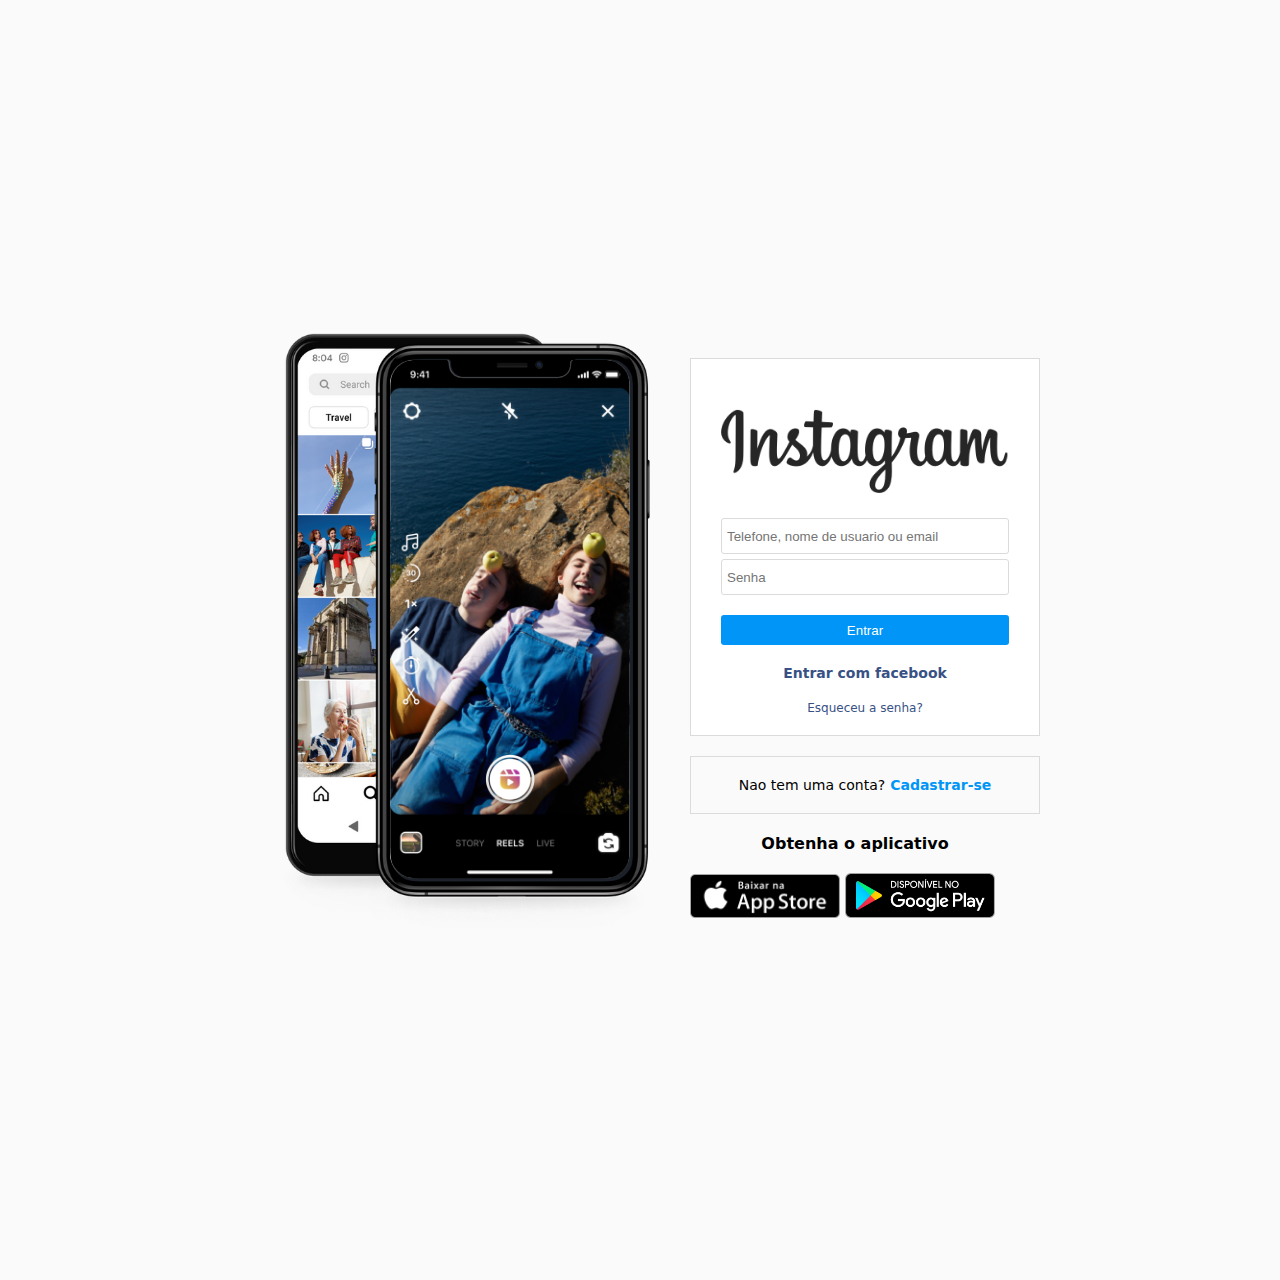
<file: index.html>
<html>

<head>
  <link rel="stylesheet" href="./styles.css">
  <title>TIO JONAS </title>
</head>

<body>
  <div class="container-imagens">
    <img src="./img/celular.png" class="celular">
    <img src="./img/insta1.png" class="img-celular">
    <img src="./img/insta2.png" class="img-celular" id="troca-img">

  </div>

  <div class="container-itens">
    <div class="container-form">
      <img src="./img/insta-logo.png" class="insta-logo">

      <input placeholder="Telefone, nome de usuario ou email">
      <input placeholder="Senha">

      <button>Entrar</button>

      <a class="login-facebook">Entrar com facebook</a>
      <a class="esqueceu-senha">Esqueceu a senha?</a>
    </div>

    <div class="container-cadastro">
      <p class="paragrafo-conta">Nao tem uma conta?<a class="link-cadastro">Cadastrar-se</a></p>
    </div>
    <p class="paragrafo-app">Obtenha o aplicativo</p>
    <div class="container-app">

      <img src="./img/ios.png" alt="Logo do ios" class="logo-app">
      <img src="./img/google.png" alt="logo google" class="logo-app">
    </div>

  </div>

</body>

<script>
  let imagem = document.getElementById("troca-img")

  function trocaimagem() {

    if (imagem.style.opacity == 0) {
      imagem.style.opacity = 1
    }
    else {
      imagem.style.opacity = 0
    }
  }

  setInterval(function () {
    trocaimagem()
  }, 4000);
</script>

</html>
</file>
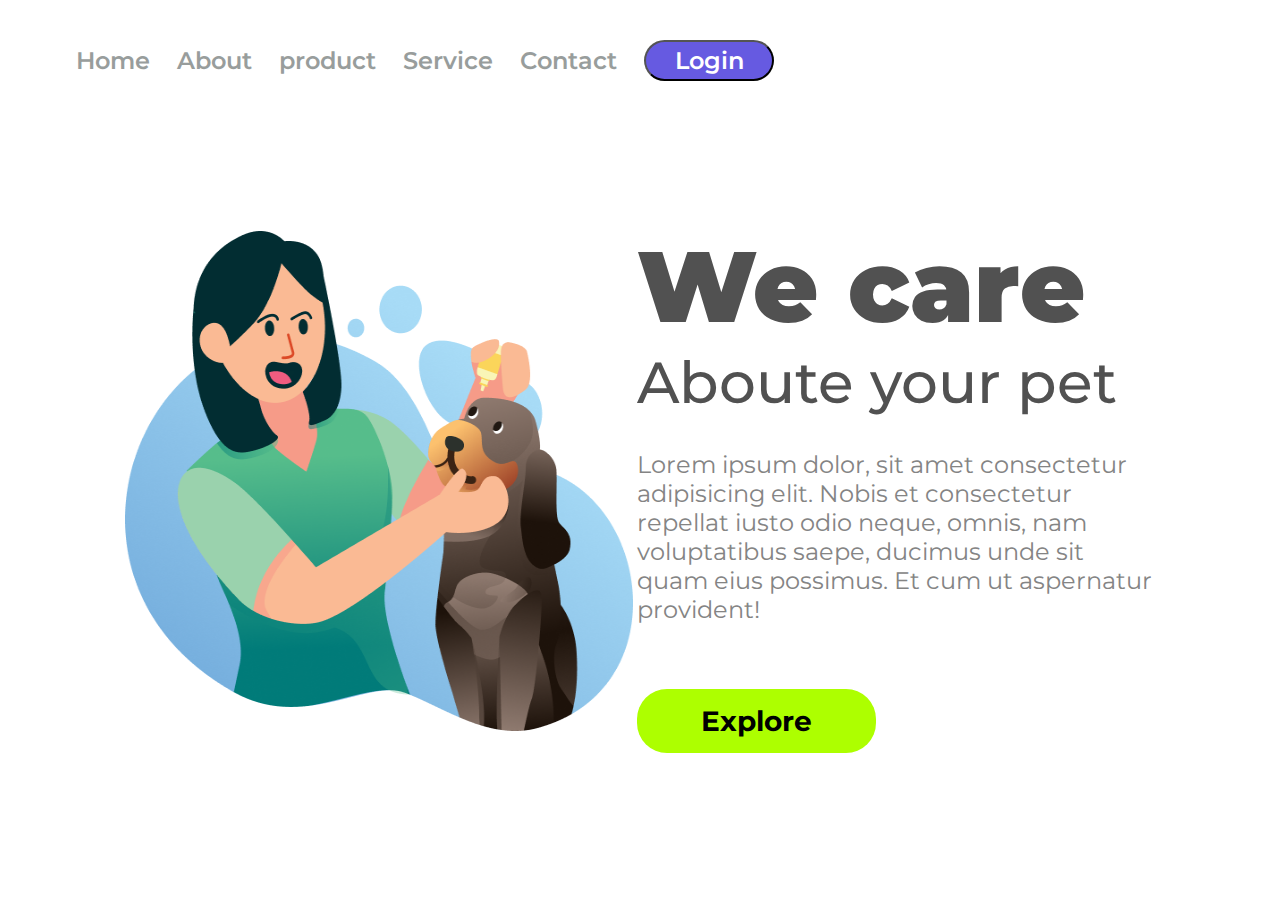
<file: Desafio dev club/projeto we care/index.html>
<!DOCTYPE html>
<html lang="pt-br">
<head>
    <meta charset="UTF-8">
    <meta http-equiv="X-UA-Compatible" content="IE=edge">
    <meta name="viewport" content="width=device-width, initial-scale=1.0">
<link rel="stylesheet" href="styles.css">
<link rel="preconnect" href="https://fonts.googleapis.com">
<link rel="preconnect" href="https://fonts.gstatic.com" crossorigin>
<link href="https://fonts.googleapis.com/css2?family=Montserrat:wght@400;600;700;900&display=swap" rel="stylesheet">
    <title>We care</title>
</head>
<body>
    <header>
        <a class="link-header">Home</a>
        <a class="link-header">About</a>
        <a class="link-header">product</a>
        <a class="link-header">Service</a>
        <a class="link-header">Contact</a>
        <button class="button-header">Login</button>
    </header>

    <main>
        <section>
        <img src="./Illustration 2.png" alt="we-care-logo" class="logo-img">
        <div>
        <h1>We care</h1>
        <h2>Aboute your pet</h2>
        <p>Lorem ipsum dolor, sit amet consectetur adipisicing elit. Nobis et consectetur repellat iusto odio neque, omnis, nam voluptatibus saepe, ducimus unde sit quam eius possimus. Et cum ut aspernatur provident!</p>
         <button class="button-main">Explore</button>
        </div>
    </section>
</main>
</body>
</html>
</file>
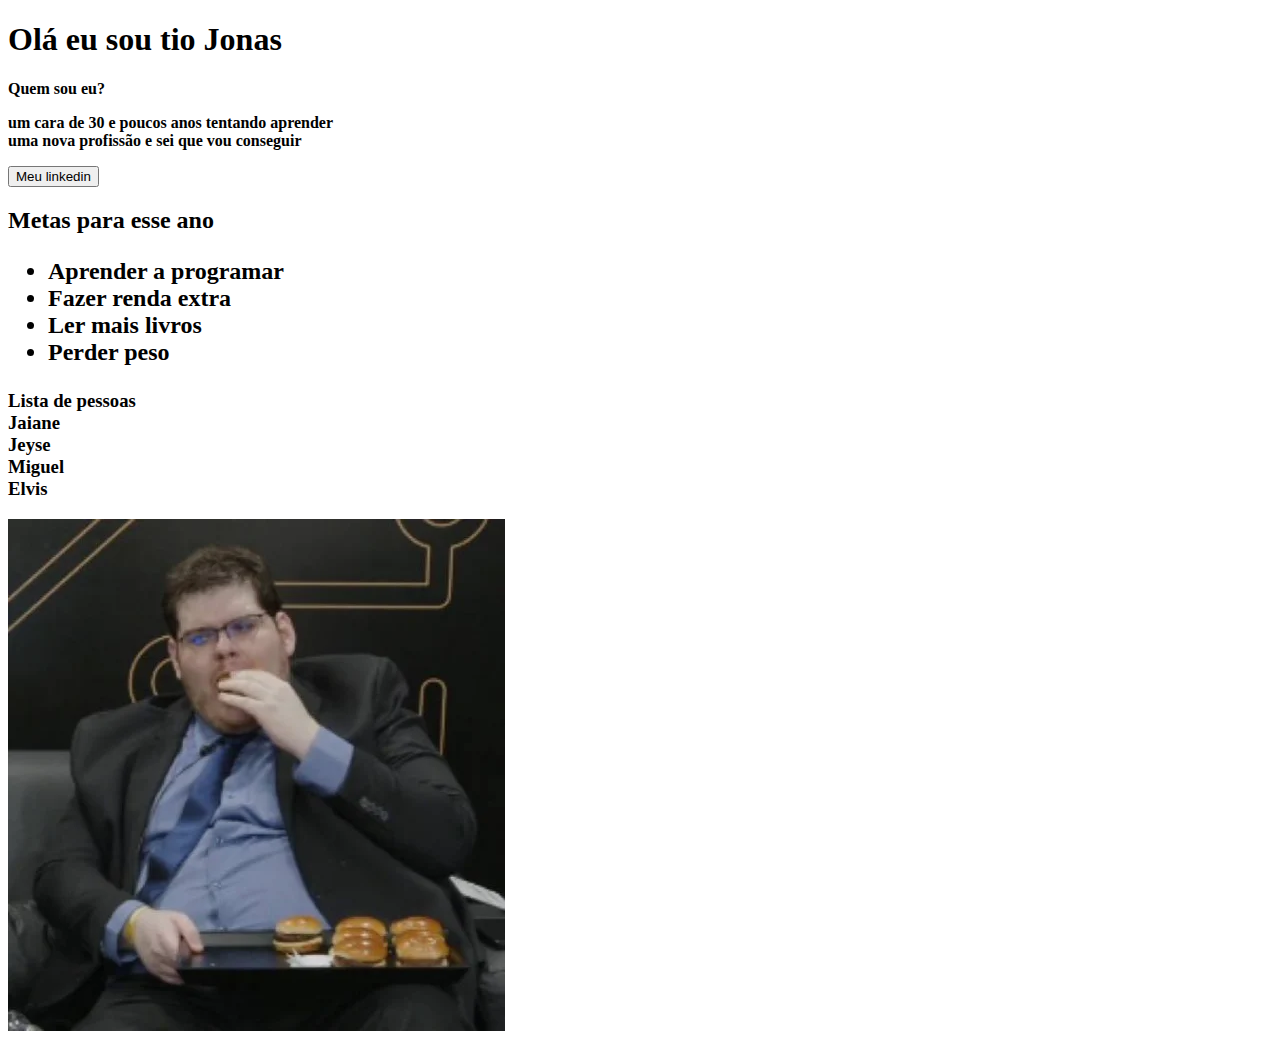
<file: Desafio dev club/Quem sou eu/index.html>
<!DOCTYPE html>
<html lang="pt-br">

<head>
    <meta charset="UTF-8">
    <meta http-equiv="X-UA-Compatible" content="IE=edge">
    <meta name="viewport" content="width=device-width, initial-scale=1.0">
    <title>Document</title>
</head>

<body>
    <h1>Olá eu sou tio Jonas</h1>
    <p><b>Quem sou eu?</b></p>
    <p><b> um cara de 30 e poucos anos tentando aprender
        <br> uma nova profissão e sei que vou conseguir</b>
    </p>


    <a href="https://www.linkedin.com/in/jonas-aguiar-343219182/">
        <button>Meu linkedin</button></a>
    <h2>Metas para esse ano
        <ul>
            <li>Aprender a programar </li>
            <li>Fazer renda extra</li>
            <li>Ler mais livros</li>
            <li>Perder peso</li>

        </ul>
    </h2>
    <h3>Lista de pessoas
        <lo>
            <li>Jaiane</li>
            <li>Jeyse</li>
            <li>Miguel</li>
            <li>Elvis</li>
        </lo>
    </h3>
<img src="./sticker.jpg">
</body>

</html>
</file>
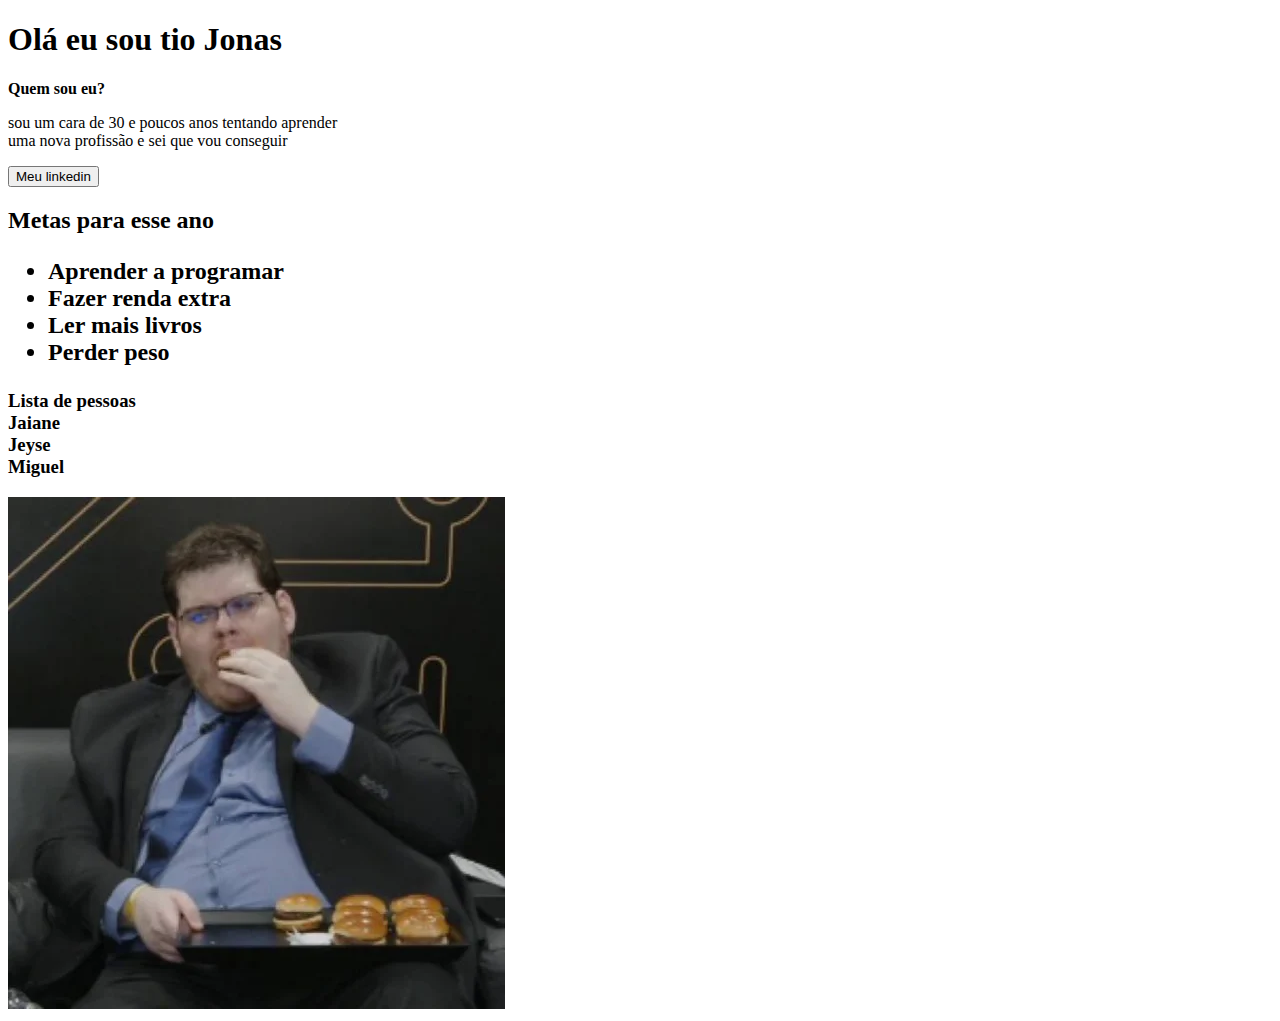
<file: Desafio dev club/desafio1.html>
<!DOCTYPE html>
<html lang="pt-br">

<head>
    <meta charset="UTF-8">
    <meta http-equiv="X-UA-Compatible" content="IE=edge">
    <meta name="viewport" content="width=device-width, initial-scale=1.0">
    <title>Document</title>
</head>

<body>
    <h1>Olá eu sou tio Jonas</h1>
    <p><b>Quem sou eu?</b></p>
    <p>sou um cara de 30 e poucos anos tentando aprender
        <br> uma nova profissão e sei que vou conseguir
    </p>


    <a href="https://www.linkedin.com/in/jonas-aguiar-343219182/">
        <button>Meu linkedin</button></a>
    <h2>Metas para esse ano
        <ul>
            <li>Aprender a programar </li>
            <li>Fazer renda extra</li>
            <li>Ler mais livros</li>
            <li>Perder peso</li>

        </ul>
    </h2>
    <h3>Lista de pessoas
        <lo>
            <li>Jaiane</li>
            <li>Jeyse</li>
            <li>Miguel</li>
        </lo>
    </h3>
<img src="./sticker.jpg">
</body>

</html>
</file>
<file: styles.css>
* {
    margin: 0;
    padding: 0;
    box-sizing: border-box;
}

body {
    background: #fafafa;
    display: flex;
    width: 100vw;
    height: 100vw;
    justify-content: center;
    align-items: center;
    font-family: system-ui, -apple-system, BlinkMacSystemFont, 'Segoe UI', Roboto, Oxygen, Ubuntu, Cantarell, 'Open Sans', 'Helvetica Neue', sans-serif
}

.insta-logo {
    margin-bottom: 20px;
}

.container-imagens {
    position: relative;
}

.celular {
    width: 450px;
}

.img-celular {
    height: 520px;
    position: absolute;
    left: 150px;
    top: 26px;
    transition: opacity 2s ease-in-out;
}

.container-itens {
    width: 350px;


}

.container-form {
    display: flex;
    flex-direction: column;
    border: 1px solid #dbdbdb;
    background: #ffffff;
    padding-top: 50px;
    padding-left: 30px;
    padding-right: 30px;
    padding-bottom: 20px;
}

input {
    height: 36px;
    outline: none;
    border: 1px solid #dbdbdb;
    border-radius: 3px;
    padding-left: 5px;
    margin-top: 5px;
    color: #262626;

}

button {
    background: #0095f6;
    height: 30px;
    border-radius: 3px;
    border: none;
    color: #ffffff;
    margin-top: 20px;
    cursor: pointer;
}

.login-facebook {
    color: #385185;
    font-weight: bold;
    text-align: center;
    margin-top: 20px;
    margin-bottom: 20px;
    cursor: pointer;
    font-size: 14px;

}

.esqueceu-senha {
    color: #385185;
    text-align: center;
    cursor: pointer;
    font-size: 12px;
}

.container-cadastro {
    display: flex;
    justify-content: center;
    align-items: center;
    margin-top: 20px;
    border: 1px solid #dbdbdb;
    padding-top: 20px;
    padding-bottom: 20px;
}

.link-cadastro {
    color: #0095f6;
    font-weight: bold;
    font-size: 14px;
    margin-left: 5px;
    cursor: pointer;
}

.paragrafo-conta {
    font-size: 14px;
}

.paragrafo-app {
    margin-top: 20px;
    margin-bottom: 20px;
    margin-right: 20px;
    text-align: center;
    font-weight: bold;
}

.conteiner-app {
    display: center;
    justify-content: center;
    gap: 10px;
}

.logo-app {
    width: 150px;

}
</file>
<file: Desafio dev club/projeto we care/styles.css>
* {
    font-family: 'Montserrat', sans-serif;
    margin: 0;
    padding: 0;
    box-sizing: border-box;
}

header {
    margin: 40px 0 144px 76px;
}

.logo-img {
    width: 508px;
    height: 500px;
    margin-left: 125px;
    display: inline-block;

}

.link-header {
    font-weight: 600;
    font-size: 24px;
    line-height: 29px;
    color: #989D9C;
    cursor: pointer;
    margin-right: 23px;
    cursor: pointer;
    margin-right: 23px;
}

.button-header {
    background: #665AE1;
    border-radius: 20.5px;
    width: 130px;
    height: 41px;
    border-radius: none;
    font-weight: 600;
    font-size: 24px;
    line-height: 29px;
    color: #FFFFFF;
    cursor: pointer;
}

section {
    display: inline-block;
    margin-left: 86;
}

div {
    display: inline-block;
}

h1 {
    font-weight: 900;
    font-size: 100px;
    line-height: 122px;
    color: #515151;
}

h2 {
    font-weight: 500;
    font-size: 58px;
    line-height: 71px;
    color: #515151;
}

p {
    font-weight: 400;
    font-size: 24px;
    line-height: 29px;
    color: #848484;
    Width: 515px;
    margin-top: 32px;
    margin-bottom: 65px;

}

.button-main {
    background: #ADFF00;
    border-radius: 30px;
    Width: 239px;
    Height: 64px;
    border: none;
    cursor: pointer;
    font-weight: 700;
    font-size: 28px;
    line-height: 34px;
    color: #000000;
}

@media screen and (max-width:900px) {

    img {
        position: static;
        width: 200px;
        height: 170px;
        top: 300px;
        left: 80px;
    }

    .link-header {
        display: none;
    }
    .button-header {display: none;}

    h1 {
        width: auto;
        height: 60px;
        line-height: 20px;
        margin: 200px 57px 100px 60px;
        text-align: center;
    }

    p {
        width: auto;
        text-align: center;
        font-size: 19px;
        line-height: 25px;
        margin-top: 100px;
        margin-bottom: 28px;
        text-align: center;
        display: block;
    }

    botton-main {
        margin: 0px auto;
        display: block;
        text-align: center;
    }
}
</file>
